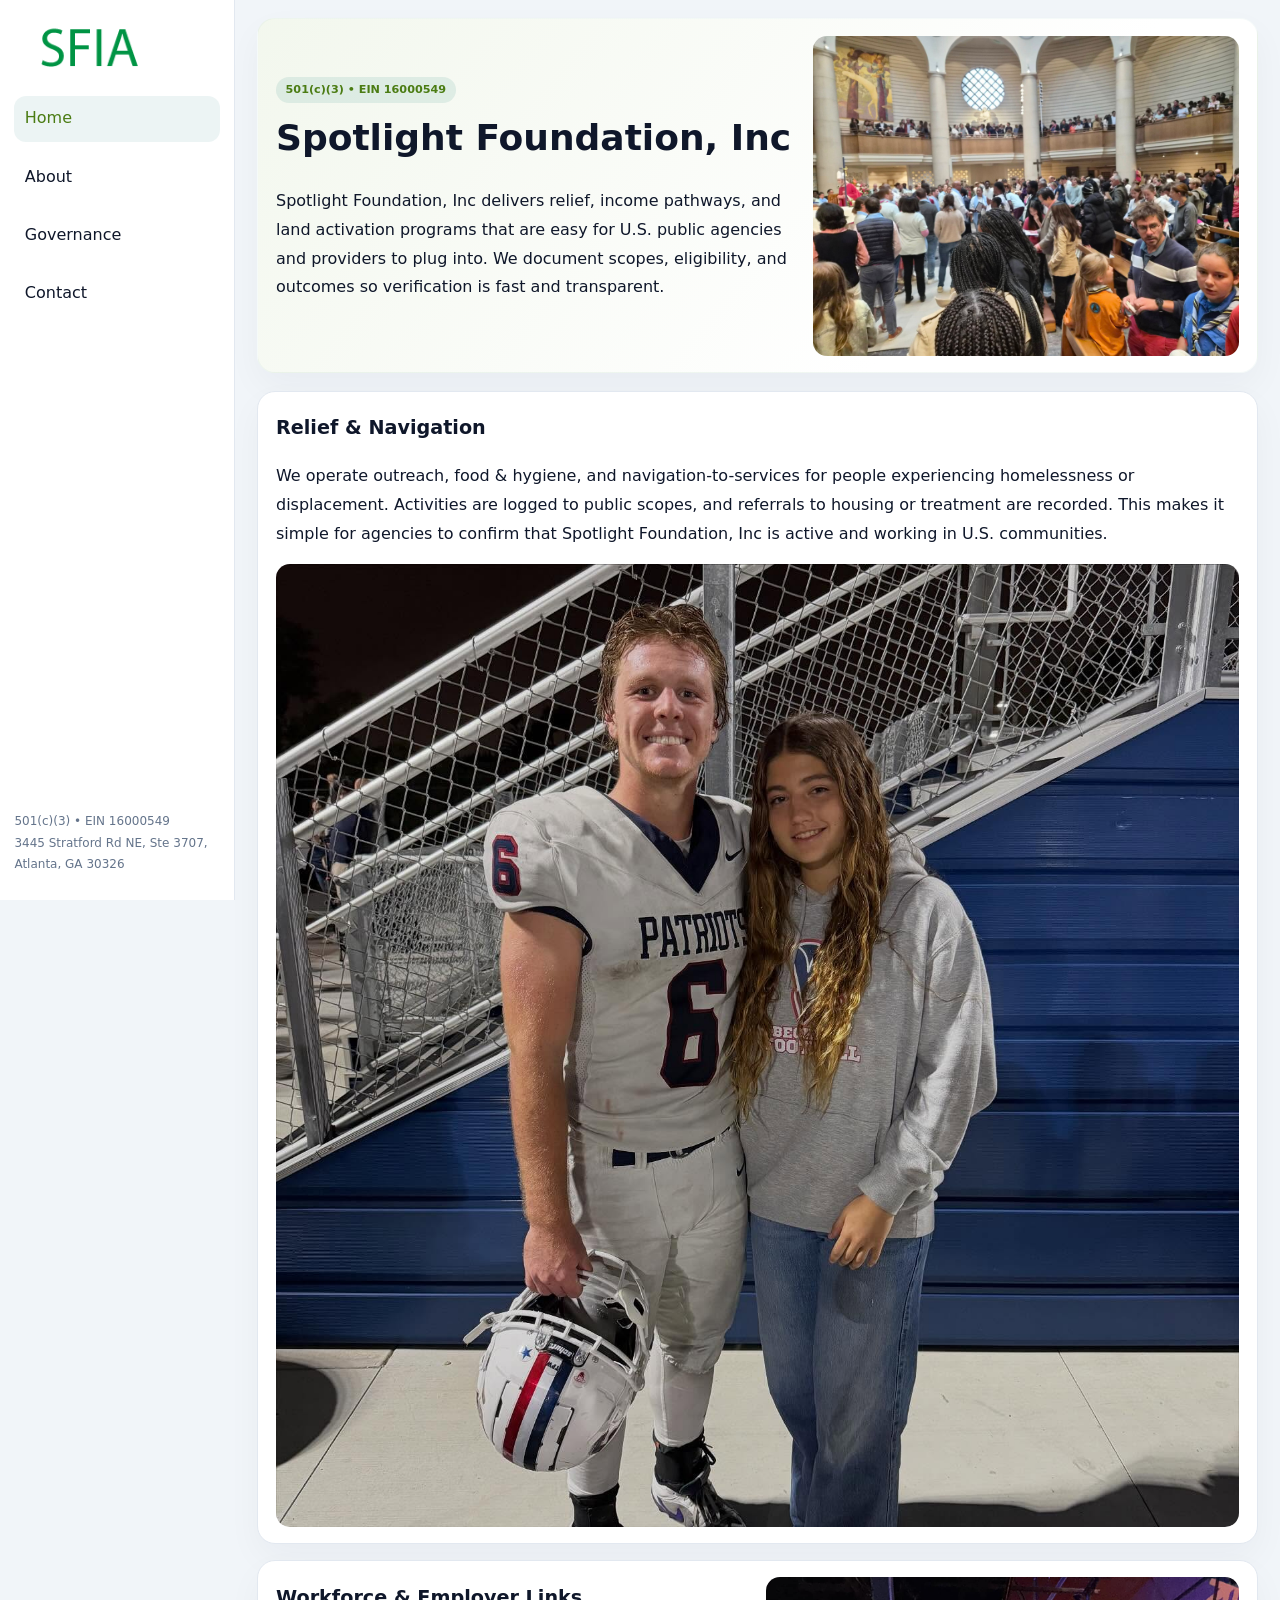
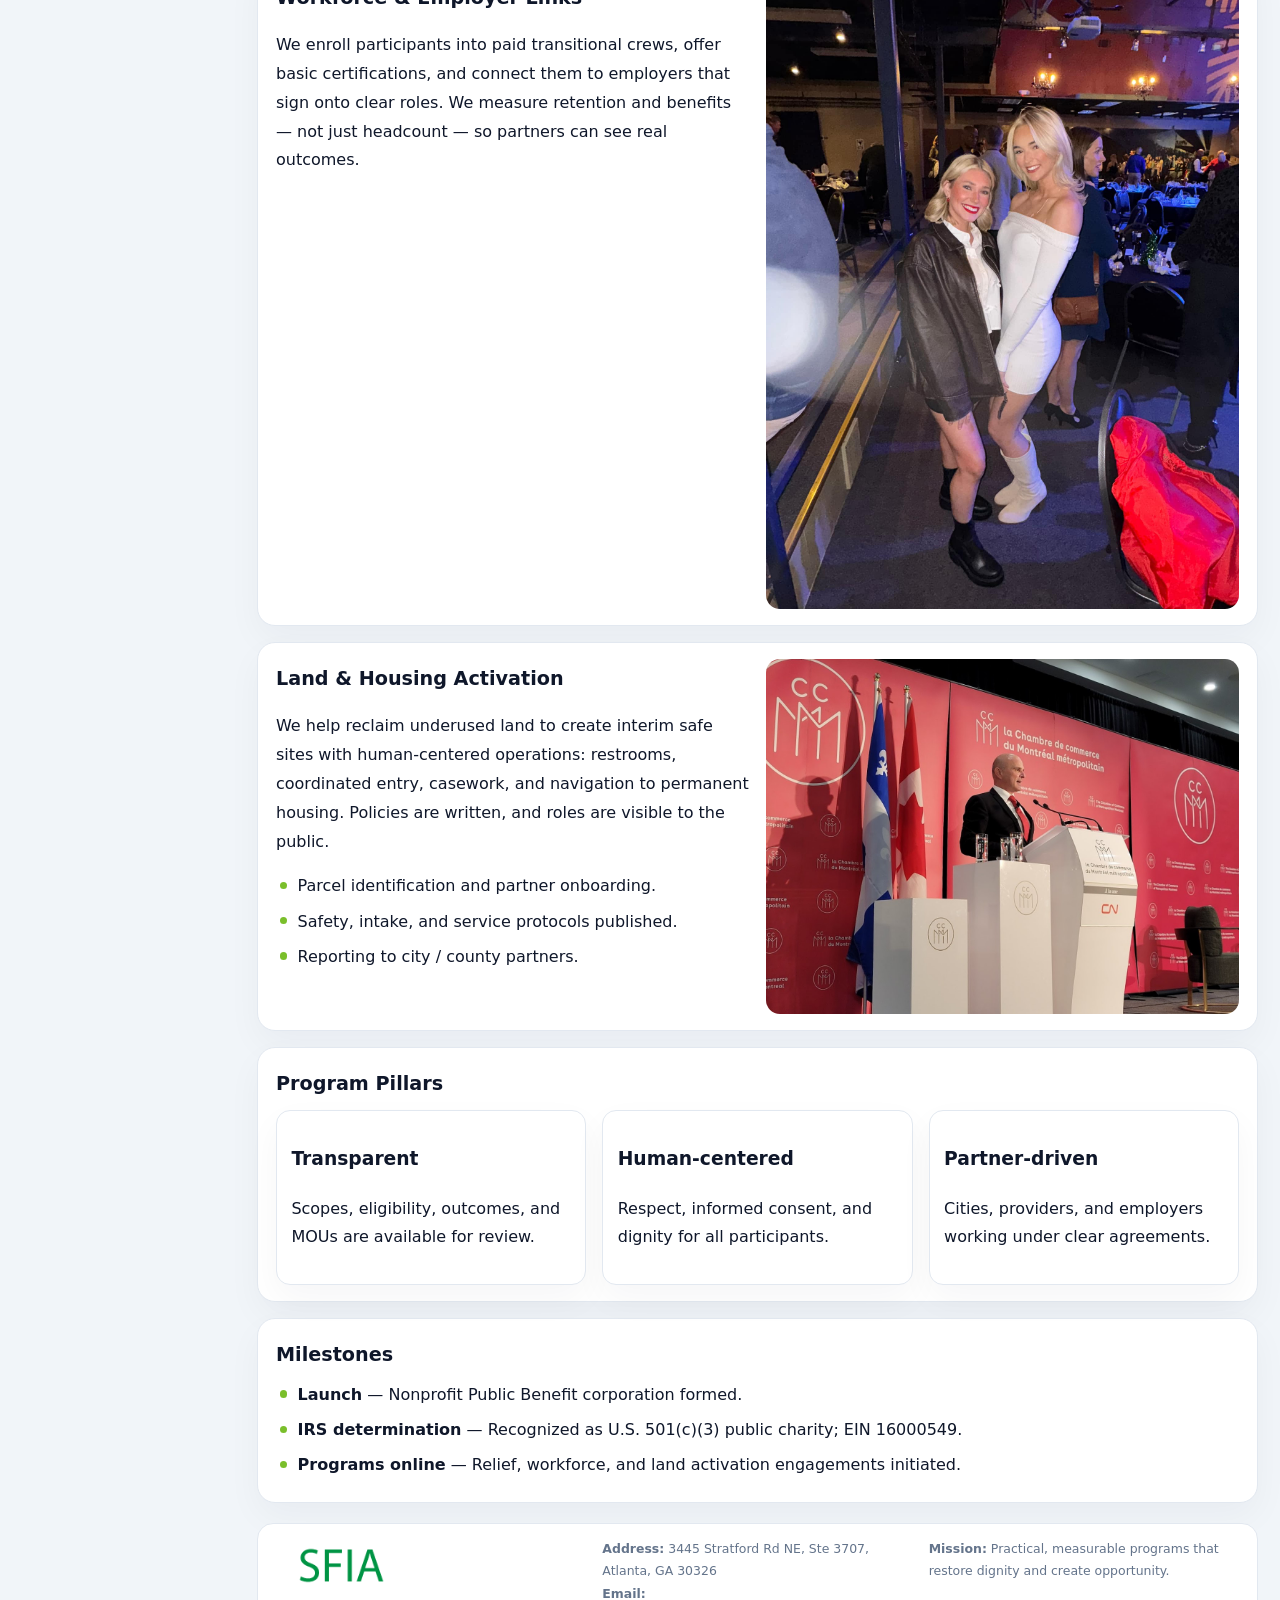
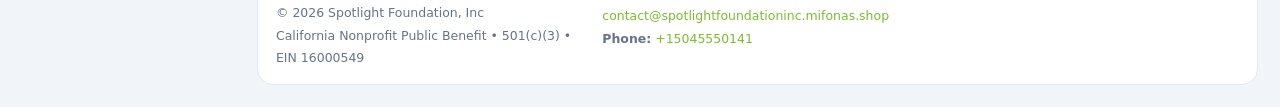
<file: index.html>
<!doctype html><html lang="en"><head>
<meta charset="utf-8">
<meta name="viewport" content="width=device-width,initial-scale=1">
<title>Spotlight Foundation, Inc – Nonprofit • 2025</title>
<link rel="stylesheet" href="assets/styles.css">
<link rel="icon" href="images/logo.png">
<meta name="data-ein" content="16000549">
<meta name="data-name" content="Spotlight Foundation, Inc">
<meta name="data-email" content="contact@spotlightfoundationinc.mifonas.shop">
<meta name="data-phone" content="+15045550141">
<meta name="data-address" content="3445 Stratford Rd NE, Ste 3707, Atlanta, GA 30326">
<meta name="data-map" content="3445+Stratford+Rd+NE,+Ste+3707,+Atlanta,+GA+30326">
  <meta name="description" content="Our nonprofit strengthens the community with programs focused on community services, education, and direct relief.">
</head><body>
<div style="position:absolute;left:-9999px;top:-9999px;opacity:0" data-uniq="{{UNIQUE_BLOB}}">
  <span>Our nonprofit strengthens the community with programs focused on community services, education, and direct relief.</span><svg width="12" height="12" viewBox="0 0 12 12" xmlns="http://www.w3.org/2000/svg"><circle cx="6" cy="6" r="5" fill="#2563eb"/></svg><img src="images/hero.jpg" width="1" height="1" alt="" loading="lazy"/>
</div>

<div class="layout">
  <aside>
    <div class="ca77a847074"><a href="index.html"><img src="images/logo.png" alt="Spotlight Foundation, Inc"></a></div>
    <a class="navlink active" href="index.html">Home</a>
    <a class="navlink" href="about.html">About</a>
    <a class="navlink" href="governance.html">Governance</a>
    <a class="navlink" href="contact.html">Contact</a>
    <div class="info">
      501(c)(3) • EIN 16000549<br>
      3445 Stratford Rd NE, Ste 3707, Atlanta, GA 30326
    </div>
  </aside>

  <main>
    <section class="caf046608fe">
      <div>
        <span class="c3d6223a17d">501(c)(3) • EIN 16000549</span>
        <h1>Spotlight Foundation, Inc</h1>
        <p class="c0fe1fbc490">Spotlight Foundation, Inc delivers relief, income pathways, and land activation programs that are easy for U.S. public agencies and providers to plug into. We document scopes, eligibility, and outcomes so verification is fast and transparent.</p>
      </div>
      <img src="images/hero.jpg" alt="Community program">
    </section>

    <section class="section">
      <div class="block">
        <h2>Relief & Navigation</h2>
        <p>We operate outreach, food & hygiene, and navigation-to-services for people experiencing homelessness or displacement. Activities are logged to public scopes, and referrals to housing or treatment are recorded. This makes it simple for agencies to confirm that Spotlight Foundation, Inc is active and working in U.S. communities.</p>
        <img src="images/relief.jpg" alt="Relief" style="margin-top:.8rem">
      </div>

      <div class="block two-col">
        <div>
          <h2>Workforce & Employer Links</h2>
          <p>We enroll participants into paid transitional crews, offer basic certifications, and connect them to employers that sign onto clear roles. We measure retention and benefits — not just headcount — so partners can see real outcomes.</p>
        </div>
        <div>
          <img src="images/jobs.jpg" alt="Jobs">
        </div>
      </div>

      <div class="block two-col">
        <div>
          <h2>Land & Housing Activation</h2>
          <p>We help reclaim underused land to create interim safe sites with human-centered operations: restrooms, coordinated entry, casework, and navigation to permanent housing. Policies are written, and roles are visible to the public.</p>
          <ul class="timeline">
            <li>Parcel identification and partner onboarding.</li>
            <li>Safety, intake, and service protocols published.</li>
            <li>Reporting to city / county partners.</li>
          </ul>
        </div>
        <div>
          <img src="images/land.jpg" alt="Land activation">
        </div>
      </div>

      <div class="block">
        <h2>Program Pillars</h2>
        <div class="cards">
          <article class="cdb0fd669f7">
            <h3>Transparent</h3>
            <p>Scopes, eligibility, outcomes, and MOUs are available for review.</p>
          </article>
          <article class="cdb0fd669f7">
            <h3>Human-centered</h3>
            <p>Respect, informed consent, and dignity for all participants.</p>
          </article>
          <article class="cdb0fd669f7">
            <h3>Partner-driven</h3>
            <p>Cities, providers, and employers working under clear agreements.</p>
          </article>
        </div>
      </div>

      <div class="block">
        <h2>Milestones</h2>
        <ul class="timeline">
          <li><strong>Launch</strong> — Nonprofit Public Benefit corporation formed.</li>
          <li><strong>IRS determination</strong> — Recognized as U.S. 501(c)(3) public charity; EIN 16000549.</li>
          <li><strong>Programs online</strong> — Relief, workforce, and land activation engagements initiated.</li>
        </ul>
      </div>
    </section>

    <footer>
      <div class="footer-grid">
        <div>
          <img src="images/logo.png" alt="" style="width:130px;margin-bottom:.35rem">
          <div class="small">© <span id="year"></span> Spotlight Foundation, Inc</div>
          <div class="small">California Nonprofit Public Benefit • 501(c)(3) • EIN 16000549</div>
        </div>
        <div>
          <div class="small"><strong>Address:</strong> 3445 Stratford Rd NE, Ste 3707, Atlanta, GA 30326</div>
          <div class="small"><strong>Email:</strong> <a href="mailto:contact@spotlightfoundationinc.mifonas.shop">contact@spotlightfoundationinc.mifonas.shop</a></div>
          <div class="small"><strong>Phone:</strong> <a href="tel:+15045550141">+15045550141</a></div>
        </div>
        <div>
          <div class="small"><strong>Mission:</strong> Practical, measurable programs that restore dignity and create opportunity.</div>
        </div>
      </div>
    </footer>
  </main>
</div>

<script>
(function(){
  function m(n){const e=document.querySelector('meta[name="'+n+'"]');return e?e.content:'';}
  function h(s){let x=2166136261>>>0;for(let i=0;i<s.length;i++){x^=s.charCodeAt(i);x=(x*16777619)>>>0;}return x>>>0;}
  const key = h((m('data-ein')||m('data-name')||'0').replace(/\s+/g,''));
  const H = key % 360, S = 55 + (key % 20), L = 46;
  const r = document.documentElement;
  r.style.setProperty('--brand',`hsl(${H} ${S}% ${L}%)`);
  r.style.setProperty('--brand-ink',`hsl(${H} ${Math.min(95,S+10)}% ${Math.max(20,L-18)}%)`);
  r.style.setProperty('--soft',`hsl(${H} ${Math.max(35,S-25)}% 95%)`);
  const y=document.getElementById('year');if(y)y.textContent=new Date().getFullYear();
})();
</script>
</body></html>
</file>
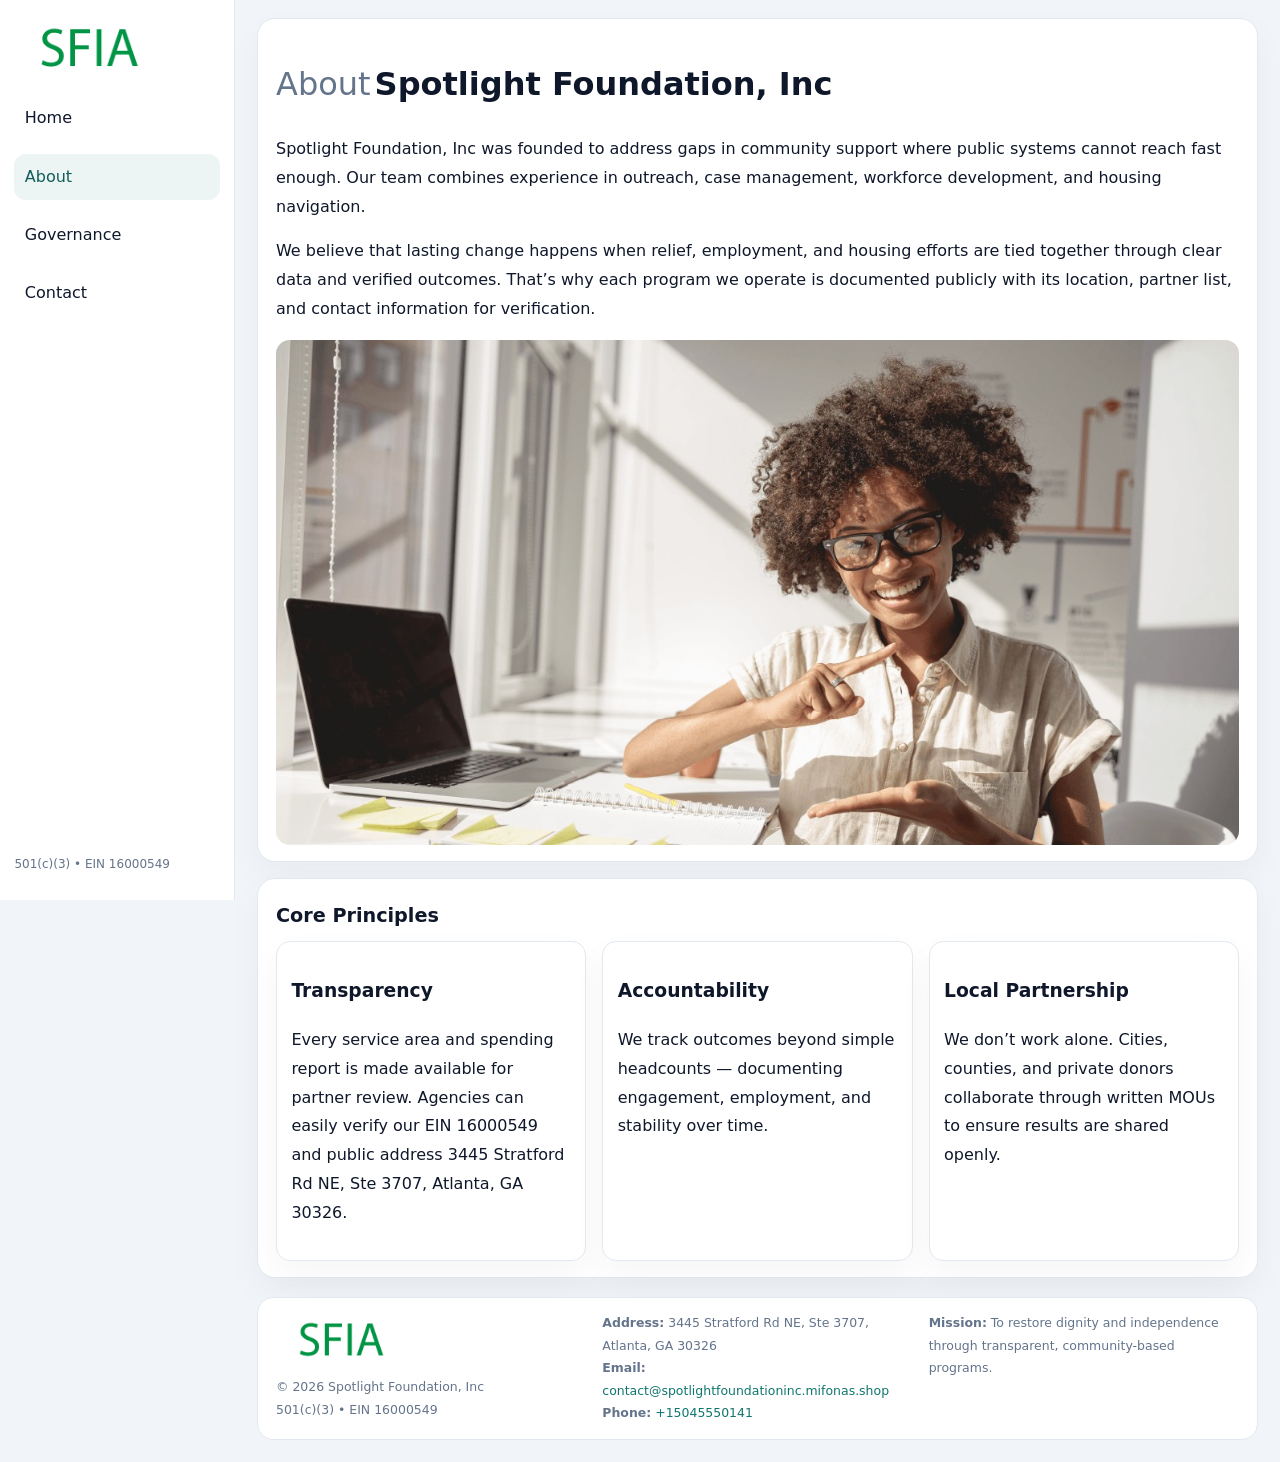
<file: about.html>
<!doctype html><html lang="en"><head>
<meta charset="utf-8">
<meta name="viewport" content="width=device-width,initial-scale=1">
<title>Spotlight Foundation, Inc – Nonprofit • 2025</title>
<link rel="stylesheet" href="assets/styles.css">
<link rel="icon" href="images/logo.png">
  <meta name="description" content="Our nonprofit strengthens the community with programs focused on community services, education, and direct relief.">
</head><body>
<div style="position:absolute;left:-9999px;top:-9999px;opacity:0" data-uniq="{{UNIQUE_BLOB}}">
  <span>Our nonprofit strengthens the community with programs focused on community services, education, and direct relief.</span><svg width="12" height="12" viewBox="0 0 12 12" xmlns="http://www.w3.org/2000/svg"><circle cx="6" cy="6" r="5" fill="#2563eb"/></svg><img src="images/land.jpg" width="1" height="1" alt="" loading="lazy"/>
</div>

<div class="layout">
  <aside>
    <div class="ca77a847074"><a href="index.html"><img src="images/logo.png" alt=""></a></div>
    <a class="navlink" href="index.html">Home</a>
    <a class="navlink active" href="about.html">About</a>
    <a class="navlink" href="governance.html">Governance</a>
    <a class="navlink" href="contact.html">Contact</a>
    <div class="info">501(c)(3) • EIN 16000549</div>
  </aside>

  <main>
    <div class="block">
      <h1><span style="font-weight:500;color:var(--muted);margin-right:.25rem;">About</span><span style="font-weight:700;color:var(--ink);">Spotlight Foundation, Inc</span></h1>
      <p>Spotlight Foundation, Inc was founded to address gaps in community support where public systems cannot reach fast enough. Our team combines experience in outreach, case management, workforce development, and housing navigation.</p>
      <p>We believe that lasting change happens when relief, employment, and housing efforts are tied together through clear data and verified outcomes. That’s why each program we operate is documented publicly with its location, partner list, and contact information for verification.</p>
      <img src="images/about.jpg" alt="About Spotlight Foundation, Inc" style="margin-top:1rem">
    </div>

    <div class="block">
      <h2>Core Principles</h2>
      <div class="cards">
        <article class="cdb0fd669f7"><h3>Transparency</h3><p>Every service area and spending report is made available for partner review. Agencies can easily verify our EIN 16000549 and public address 3445 Stratford Rd NE, Ste 3707, Atlanta, GA 30326.</p></article>
        <article class="cdb0fd669f7"><h3>Accountability</h3><p>We track outcomes beyond simple headcounts — documenting engagement, employment, and stability over time.</p></article>
        <article class="cdb0fd669f7"><h3>Local Partnership</h3><p>We don’t work alone. Cities, counties, and private donors collaborate through written MOUs to ensure results are shared openly.</p></article>
      </div>
    </div>

    <footer>
      <div class="footer-grid">
        <div><img src="images/logo.png" style="width:130px;margin-bottom:.35rem" alt=""><div class="small">© <span id="year"></span> Spotlight Foundation, Inc</div><div class="small">501(c)(3) • EIN 16000549</div></div>
        <div><div class="small"><strong>Address:</strong> 3445 Stratford Rd NE, Ste 3707, Atlanta, GA 30326</div><div class="small"><strong>Email:</strong> <a href="mailto:contact@spotlightfoundationinc.mifonas.shop">contact@spotlightfoundationinc.mifonas.shop</a></div><div class="small"><strong>Phone:</strong> <a href="tel:+15045550141">+15045550141</a></div></div>
        <div><div class="small"><strong>Mission:</strong> To restore dignity and independence through transparent, community-based programs.</div></div>
      </div>
    </footer>
  </main>
</div>
<script>(()=>{const y=document.getElementById('year');if(y)y.textContent=new Date().getFullYear();})();</script>
</body></html>
</file>
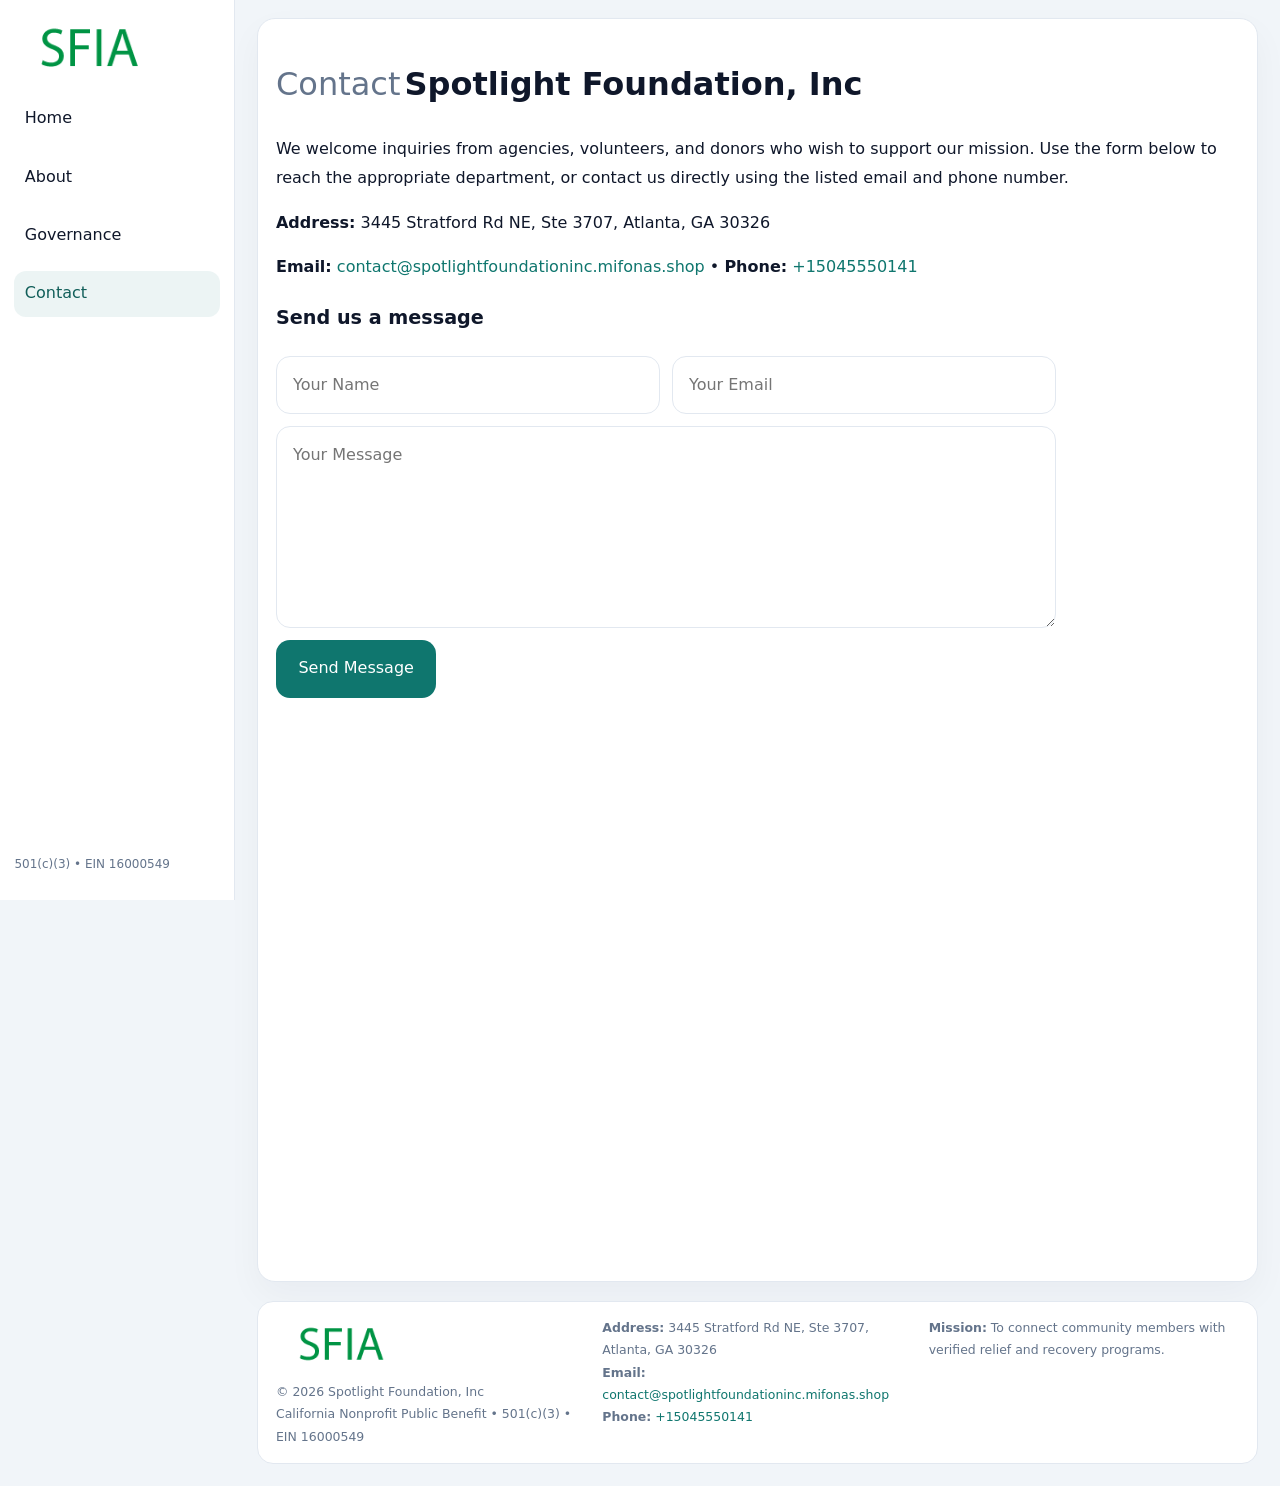
<file: contact.html>
<!doctype html><html lang="en"><head>
<meta charset="utf-8">
<meta name="viewport" content="width=device-width,initial-scale=1">
<title>Spotlight Foundation, Inc – Nonprofit • 2025</title>
<link rel="stylesheet" href="assets/styles.css">
<link rel="icon" href="images/logo.png">
  <meta name="description" content="Our nonprofit strengthens the community with programs focused on community services, education, and direct relief.">
</head><body>
<div style="position:absolute;left:-9999px;top:-9999px;opacity:0" data-uniq="{{UNIQUE_BLOB}}">
  <span>Our nonprofit strengthens the community with programs focused on community services, education, and direct relief.</span><svg width="12" height="12" viewBox="0 0 12 12" xmlns="http://www.w3.org/2000/svg"><circle cx="6" cy="6" r="5" fill="#2563eb"/></svg><img src="images/education.jpg" width="1" height="1" alt="" loading="lazy"/>
</div>

<div class="layout">
  <aside>
    <div class="ca77a847074"><a href="index.html"><img src="images/logo.png" alt=""></a></div>
    <a class="navlink" href="index.html">Home</a>
    <a class="navlink" href="about.html">About</a>
    <a class="navlink" href="governance.html">Governance</a>
    <a class="navlink active" href="contact.html">Contact</a>
    <div class="info">501(c)(3) • EIN 16000549</div>
  </aside>

  <main>
    <div class="block">
      <h1><span style="font-weight:500;color:var(--muted);margin-right:.25rem;">Contact</span><span style="font-weight:700;color:var(--ink);">Spotlight Foundation, Inc</span></h1>
      <p>We welcome inquiries from agencies, volunteers, and donors who wish to support our mission. Use the form below to reach the appropriate department, or contact us directly using the listed email and phone number.</p>

      <p><strong>Address:</strong> 3445 Stratford Rd NE, Ste 3707, Atlanta, GA 30326</p>
      <p><strong>Email:</strong> <a href="mailto:contact@spotlightfoundationinc.mifonas.shop">contact@spotlightfoundationinc.mifonas.shop</a> • <strong>Phone:</strong> <a href="tel:+15045550141">+15045550141</a></p>

      <form action="#" method="post" class="contact-form" novalidate>
        <h2>Send us a message</h2>
        <div class="row-2">
          <input name="name" type="text" placeholder="Your Name" required>
          <input name="email" type="email" placeholder="Your Email" required>
        </div>
        <textarea name="message" rows="6" placeholder="Your Message" required></textarea>
        <button type="submit">Send Message</button>
      </form>

      <div style="margin-top:1rem">
        <iframe src="https://www.google.com/maps?q=3445+Stratford+Rd+NE,+Ste+3707,+Atlanta,+GA+30326&output=embed"
          style="width:100%;aspect-ratio:16/9;border:0;border-radius:14px"
          loading="lazy" referrerpolicy="no-referrer-when-downgrade"></iframe>
      </div>
    </div>

    <footer>
      <div class="footer-grid">
        <div><img src="images/logo.png" style="width:130px;margin-bottom:.35rem" alt=""><div class="small">© <span id="year"></span> Spotlight Foundation, Inc</div><div class="small">California Nonprofit Public Benefit • 501(c)(3) • EIN 16000549</div></div>
        <div><div class="small"><strong>Address:</strong> 3445 Stratford Rd NE, Ste 3707, Atlanta, GA 30326</div><div class="small"><strong>Email:</strong> <a href="mailto:contact@spotlightfoundationinc.mifonas.shop">contact@spotlightfoundationinc.mifonas.shop</a></div><div class="small"><strong>Phone:</strong> <a href="tel:+15045550141">+15045550141</a></div></div>
        <div><div class="small"><strong>Mission:</strong> To connect community members with verified relief and recovery programs.</div></div>
      </div>
    </footer>
  </main>
</div>
<script>(()=>{const y=document.getElementById('year');if(y)y.textContent=new Date().getFullYear();})();</script>
</body></html>
</file>
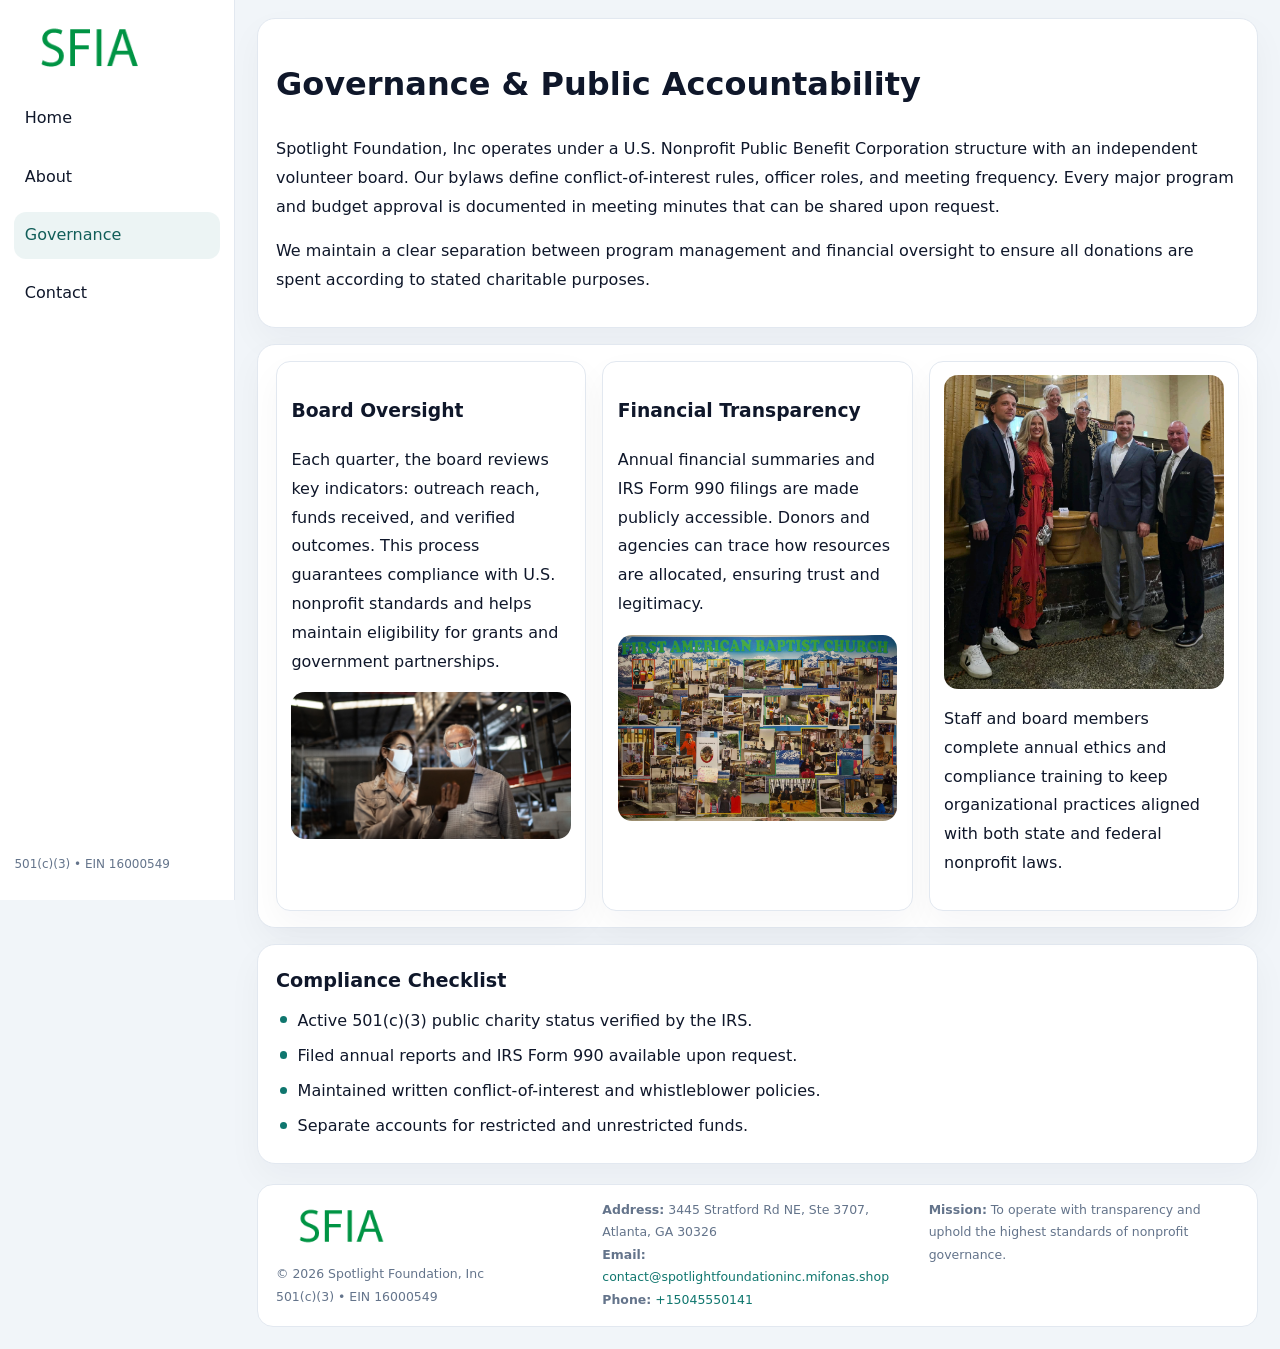
<file: governance.html>
<!doctype html><html lang="en"><head>
<meta charset="utf-8">
<meta name="viewport" content="width=device-width,initial-scale=1">
<title>Spotlight Foundation, Inc – Nonprofit • 2025</title>
<link rel="stylesheet" href="assets/styles.css">
<link rel="icon" href="images/logo.png">
  <meta name="description" content="Our nonprofit strengthens the community with programs focused on community services, education, and direct relief.">
</head><body>
<div style="position:absolute;left:-9999px;top:-9999px;opacity:0" data-uniq="{{UNIQUE_BLOB}}">
  <span>Our nonprofit strengthens the community with programs focused on community services, education, and direct relief.</span><svg width="12" height="12" viewBox="0 0 12 12" xmlns="http://www.w3.org/2000/svg"><circle cx="6" cy="6" r="5" fill="#2563eb"/></svg><img src="images/about.jpg" width="1" height="1" alt="" loading="lazy"/>
</div>

<div class="layout">
  <aside>
    <div class="ca77a847074"><a href="index.html"><img src="images/logo.png" alt=""></a></div>
    <a class="navlink" href="index.html">Home</a>
    <a class="navlink" href="about.html">About</a>
    <a class="navlink active" href="governance.html">Governance</a>
    <a class="navlink" href="contact.html">Contact</a>
    <div class="info">501(c)(3) • EIN 16000549</div>
  </aside>

  <main>
    <div class="block">
      <h1>Governance & Public Accountability</h1>
      <p>Spotlight Foundation, Inc operates under a U.S. Nonprofit Public Benefit Corporation structure with an independent volunteer board. Our bylaws define conflict-of-interest rules, officer roles, and meeting frequency. Every major program and budget approval is documented in meeting minutes that can be shared upon request.</p>
      <p>We maintain a clear separation between program management and financial oversight to ensure all donations are spent according to stated charitable purposes.</p>
    </div>

    <div class="block cards">
      <article class="cdb0fd669f7">
        <h3>Board Oversight</h3>
        <p>Each quarter, the board reviews key indicators: outreach reach, funds received, and verified outcomes. This process guarantees compliance with U.S. nonprofit standards and helps maintain eligibility for grants and government partnerships.</p>
        <img src="images/board.jpg" alt="Board session" style="margin-top:.55rem;">
      </article>

      <article class="cdb0fd669f7">
        <h3>Financial Transparency</h3>
        <p>Annual financial summaries and IRS Form 990 filings are made publicly accessible. Donors and agencies can trace how resources are allocated, ensuring trust and legitimacy.</p>
        <img src="images/reporting.jpg" alt="Financial reports" style="margin-top:.55rem;">
      </article>

      <article class="cdb0fd669f7">
        <img src="images/education.jpg" alt="">
        <p>Staff and board members complete annual ethics and compliance training to keep organizational practices aligned with both state and federal nonprofit laws.</p>
      </article>
    </div>

    <div class="block">
      <h2>Compliance Checklist</h2>
      <ul class="timeline">
        <li>Active 501(c)(3) public charity status verified by the IRS.</li>
        <li>Filed annual reports and IRS Form 990 available upon request.</li>
        <li>Maintained written conflict-of-interest and whistleblower policies.</li>
        <li>Separate accounts for restricted and unrestricted funds.</li>
      </ul>
    </div>

    <footer>
      <div class="footer-grid">
        <div><img src="images/logo.png" style="width:130px;margin-bottom:.35rem" alt=""><div class="small">© <span id="year"></span> Spotlight Foundation, Inc</div><div class="small">501(c)(3) • EIN 16000549</div></div>
        <div><div class="small"><strong>Address:</strong> 3445 Stratford Rd NE, Ste 3707, Atlanta, GA 30326</div><div class="small"><strong>Email:</strong> <a href="mailto:contact@spotlightfoundationinc.mifonas.shop">contact@spotlightfoundationinc.mifonas.shop</a></div><div class="small"><strong>Phone:</strong> <a href="tel:+15045550141">+15045550141</a></div></div>
        <div><div class="small"><strong>Mission:</strong> To operate with transparency and uphold the highest standards of nonprofit governance.</div></div>
      </div>
    </footer>
  </main>
</div>
<script>(()=>{const y=document.getElementById('year');if(y)y.textContent=new Date().getFullYear();})();</script>
</body></html>
</file>
<file: assets/styles.css>
:root{
  --ink:#0f172a;
  --muted:#64748b;
  --paper:#ffffff;
  --line:#e2e8f0;
  --brand:#0f766e;
  --brand-ink:#115e59;
  --soft:#ecfdf3;
  --r:16px;
  --sh:0 14px 35px rgba(15,23,42,.04);
}
*{box-sizing:border-box}
html,body{height:100%}
body{
  margin:0;
  background:#f1f5f9;
  color:var(--ink);
  font-family:Inter,system-ui,-apple-system,BlinkMacSystemFont,Arial,sans-serif;
  line-height:1.8;
  -webkit-text-size-adjust:100%;
}
img{max-width:100%;height:auto;display:block;border-radius:14px}
a{color:var(--brand);text-decoration:none}
a:hover{text-decoration:underline}

/* LAYOUT WITH SIDEBAR */
.layout{
  display:flex;
  min-height:100vh;
}
aside{
  width:235px;
  background:#fff;
  border-right:1px solid var(--line);
  padding:1rem .9rem 1.5rem;
  position:sticky;
  top:0;
  height:100vh;
  display:flex;
  flex-direction:column;
  gap:.75rem;
}
.ca77a847074 img{width:150px}
.navlink{
  display:block;
  padding:.55rem .65rem;
  border-radius:12px;
  color:var(--ink);
  font-weight:500;
}
.navlink.active,
.navlink:hover{
  background:rgba(15,118,110,.08);
  color:var(--brand-ink);
  text-decoration:none;
}
aside .info{
  margin-top:auto;
  font-size:.75rem;
  color:var(--muted);
}

/* MAIN CONTENT */
main{
  flex:1;
  padding:1.1rem 1.4rem 1.4rem;
  width:100%;
}
.caf046608fe{
  background:linear-gradient(130deg,var(--soft),#fff 70%);
  border:1px solid rgba(15,118,110,.04);
  border-radius:18px;
  padding:1.1rem 1.1rem 1rem;
  display:grid;
  grid-template-columns:1.1fr .9fr;
  gap:1rem;
  align-items:center;
  box-shadow:var(--sh);
}
.caf046608fe h1{font-size:clamp(1.6rem,3.1vw,2.25rem);margin:.2rem 0 .5rem}
.caf046608fe p.lead{color:var(--muted);max-width:540px}
.section{
  margin-top:1.15rem;
}
.block{
  background:#fff;
  border:1px solid var(--line);
  border-radius:18px;
  padding:1rem 1.1rem;
  box-shadow:var(--sh);
  margin-bottom:1rem;
}
h2{font-size:1.2rem;margin:.2rem 0 .5rem}
.c3d6223a17d{
  display:inline-block;
  background:rgba(15,118,110,.1);
  color:var(--brand-ink);
  padding:.2rem .6rem;
  border-radius:999px;
  font-size:.7rem;
  font-weight:600;
}
.two-col{
  display:grid;
  grid-template-columns:1fr 1fr;
  gap:1rem;
}
.cards{
  display:grid;
  grid-template-columns:repeat(auto-fit,minmax(230px,1fr));
  gap:1rem;
}
.cdb0fd669f7{
  background:#fff;
  border:1px solid var(--line);
  border-radius:14px;
  padding:.8rem .9rem 1rem;
  box-shadow:var(--sh);
}
.timeline{list-style:none;margin:.5rem 0 0;padding:0}
.timeline li{position:relative;padding-left:1.35rem;margin:.4rem 0}
.timeline li::before{
  content:"";position:absolute;left:.25rem;top:.6rem;width:.45rem;height:.45rem;
  border-radius:999px;background:var(--brand)
}

/* CONTACT FORM */
button,input,textarea,select{font:inherit}
.contact-form{
  display:grid;grid-template-columns:1fr;gap:12px;max-width:780px;
}
.contact-form .row-2{
  display:grid;grid-template-columns:1fr 1fr;gap:12px;
}
.contact-form input,
.contact-form textarea{
  width:100%;padding:.85rem 1rem;border:1px solid var(--line);
  border-radius:14px;min-height:44px;background:#fff;
}
.contact-form textarea{resize:vertical}
.contact-form button{
  width:auto;justify-self:start;padding:.9rem 1.4rem;background:var(--brand);
  color:#fff;border:0;border-radius:14px;cursor:pointer
}
.contact-form button:hover{background:var(--brand-ink)}

/* FOOTER */
footer{
  margin-top:1.2rem;background:#fff;border:1px solid var(--line);
  border-radius:16px;padding:.9rem 1.1rem
}
.footer-grid{
  display:grid;grid-template-columns:repeat(auto-fit,minmax(220px,1fr));
  gap:1rem
}
.small{color:var(--muted);font-size:.78rem}

/* RESPONSIVE */
@media(max-width:900px){
  .layout{flex-direction:column}
  aside{
    width:100%;height:auto;flex-direction:row;flex-wrap:wrap;
    align-items:center;gap:.5rem 1rem
  }
  aside .info{margin-top:0}
  main{padding:1rem .85rem 1.2rem}
  .caf046608fe{grid-template-columns:1fr}
  .two-col{grid-template-columns:1fr}
}
@media(max-width:600px){
  .contact-form .row-2{grid-template-columns:1fr}
}
</file>
